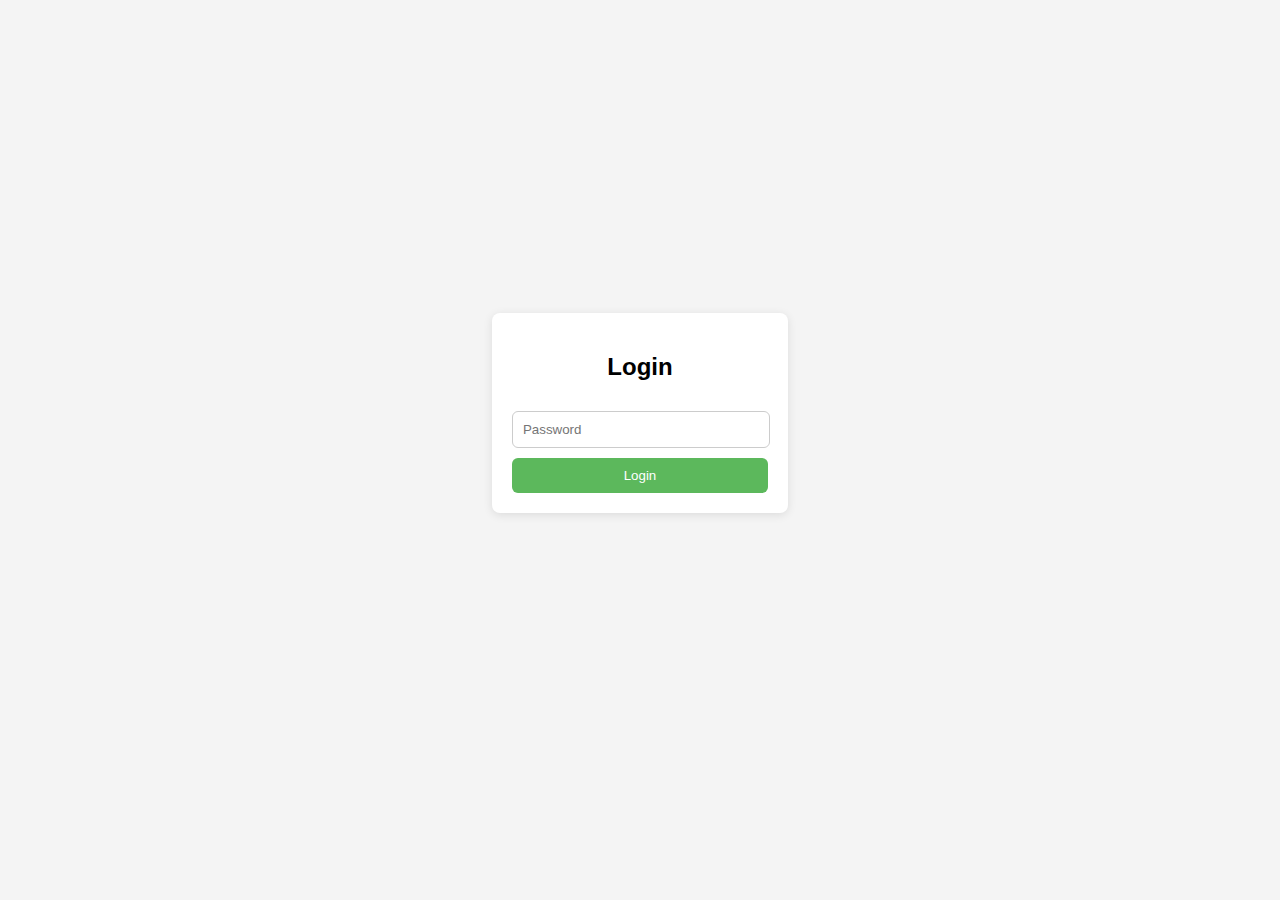
<file: index.html>
<!DOCTYPE html>
<html lang="en">
  <head>
    <title>Login</title>
    <meta charset="UTF-8">
    <meta name="viewport" content="width=device-width, initial-scale=1">
  </head>
  <body>
  <script src="js/redirectToAuth.js">
  </script>
  </body>
</html>
</file>
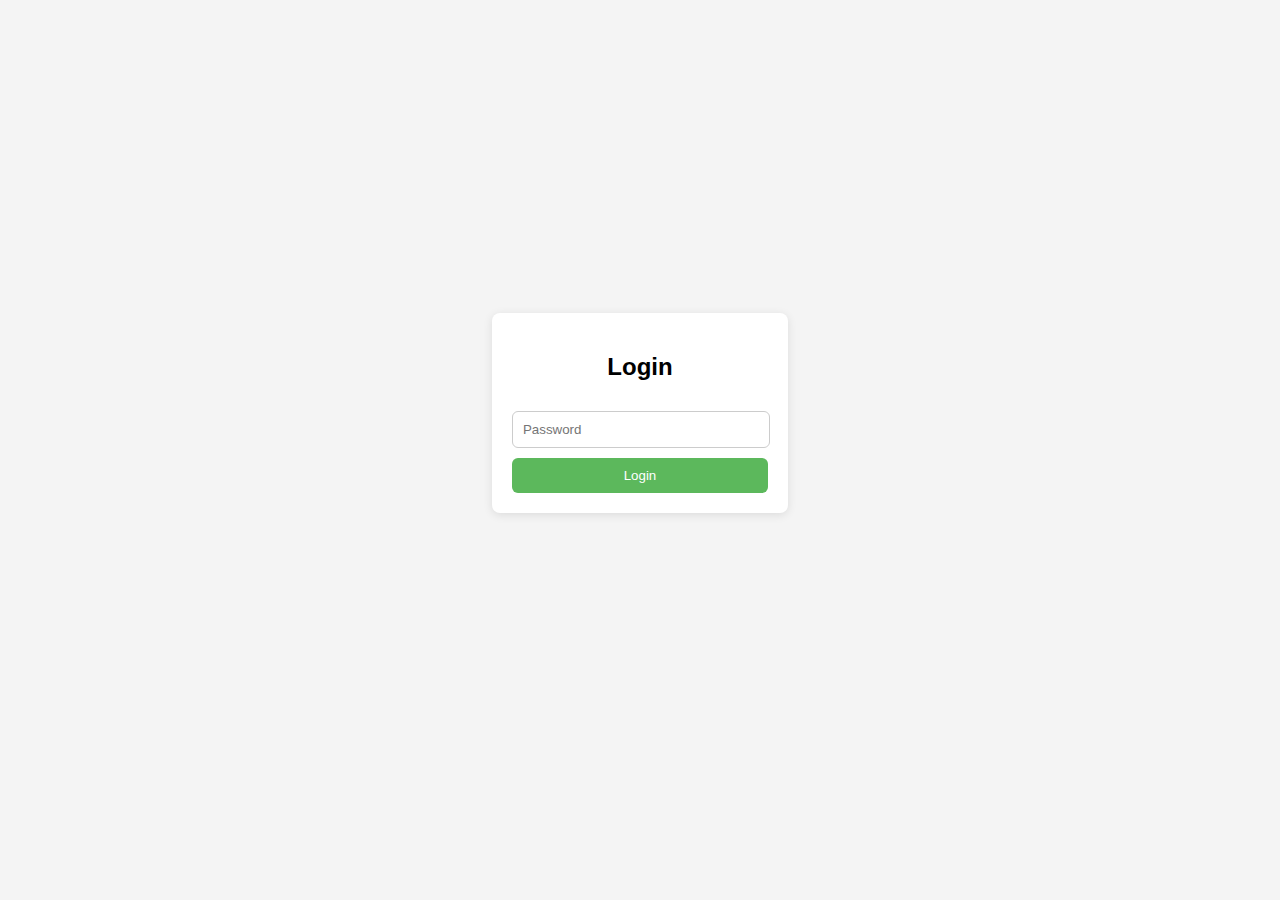
<file: auth.html>
<!DOCTYPE html>
<html lang="en">
<head>
    <meta charset="UTF-8">
    <meta name="viewport" content="width=device-width, initial-scale=1.0">
    <title>Login Page</title>
    <link rel="stylesheet" href="css/auth.css">
</head>
<body>
    <div class="login-container">
        <h2>Login</h2>
        <p id="incorrectPasswordMessage"></p>
        <input type="text" id="password" placeholder="Password" required>
        <button onclick="checkPass()">Login</button>
    </div>
    <audio id="errorSound" src="audio/incorrectPassword.mp3" preload="auto"></audio>
    <script src="js/checkPass.js">
    </script>
</body>
</html>
</file>
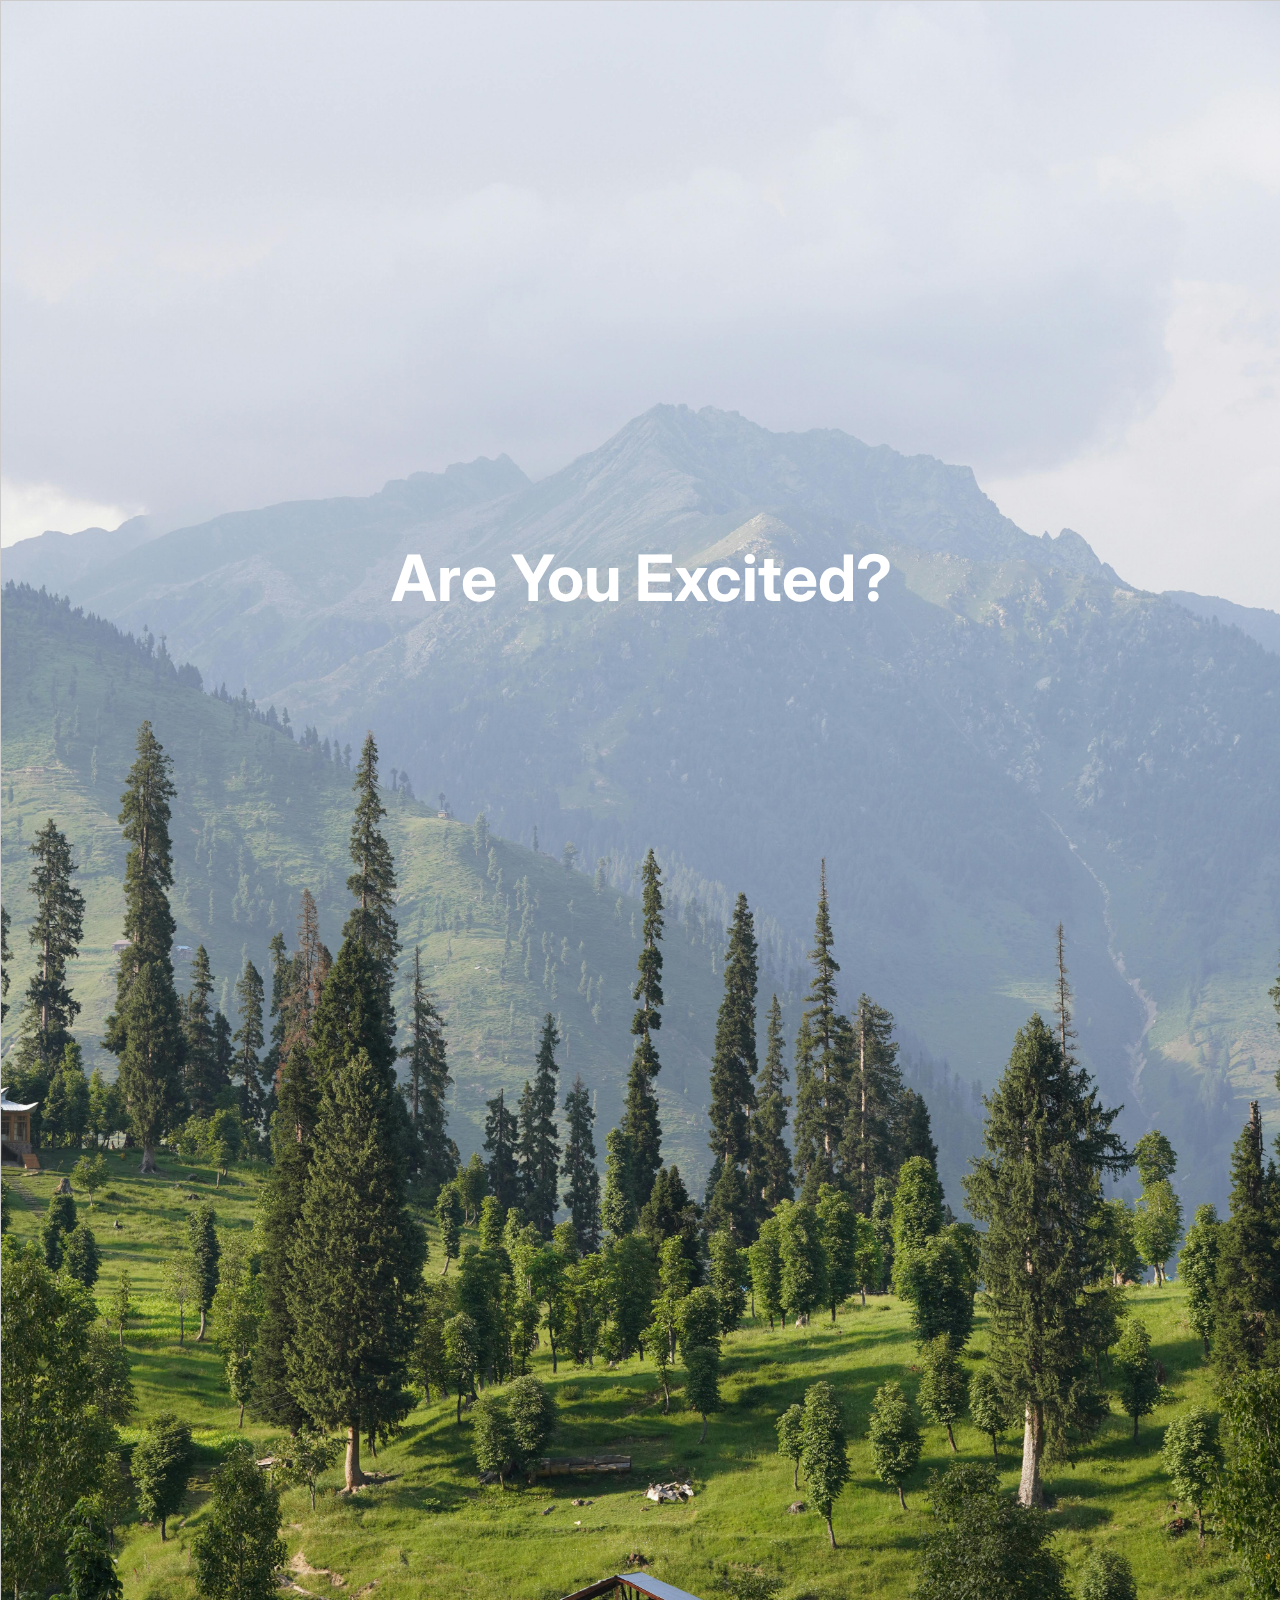
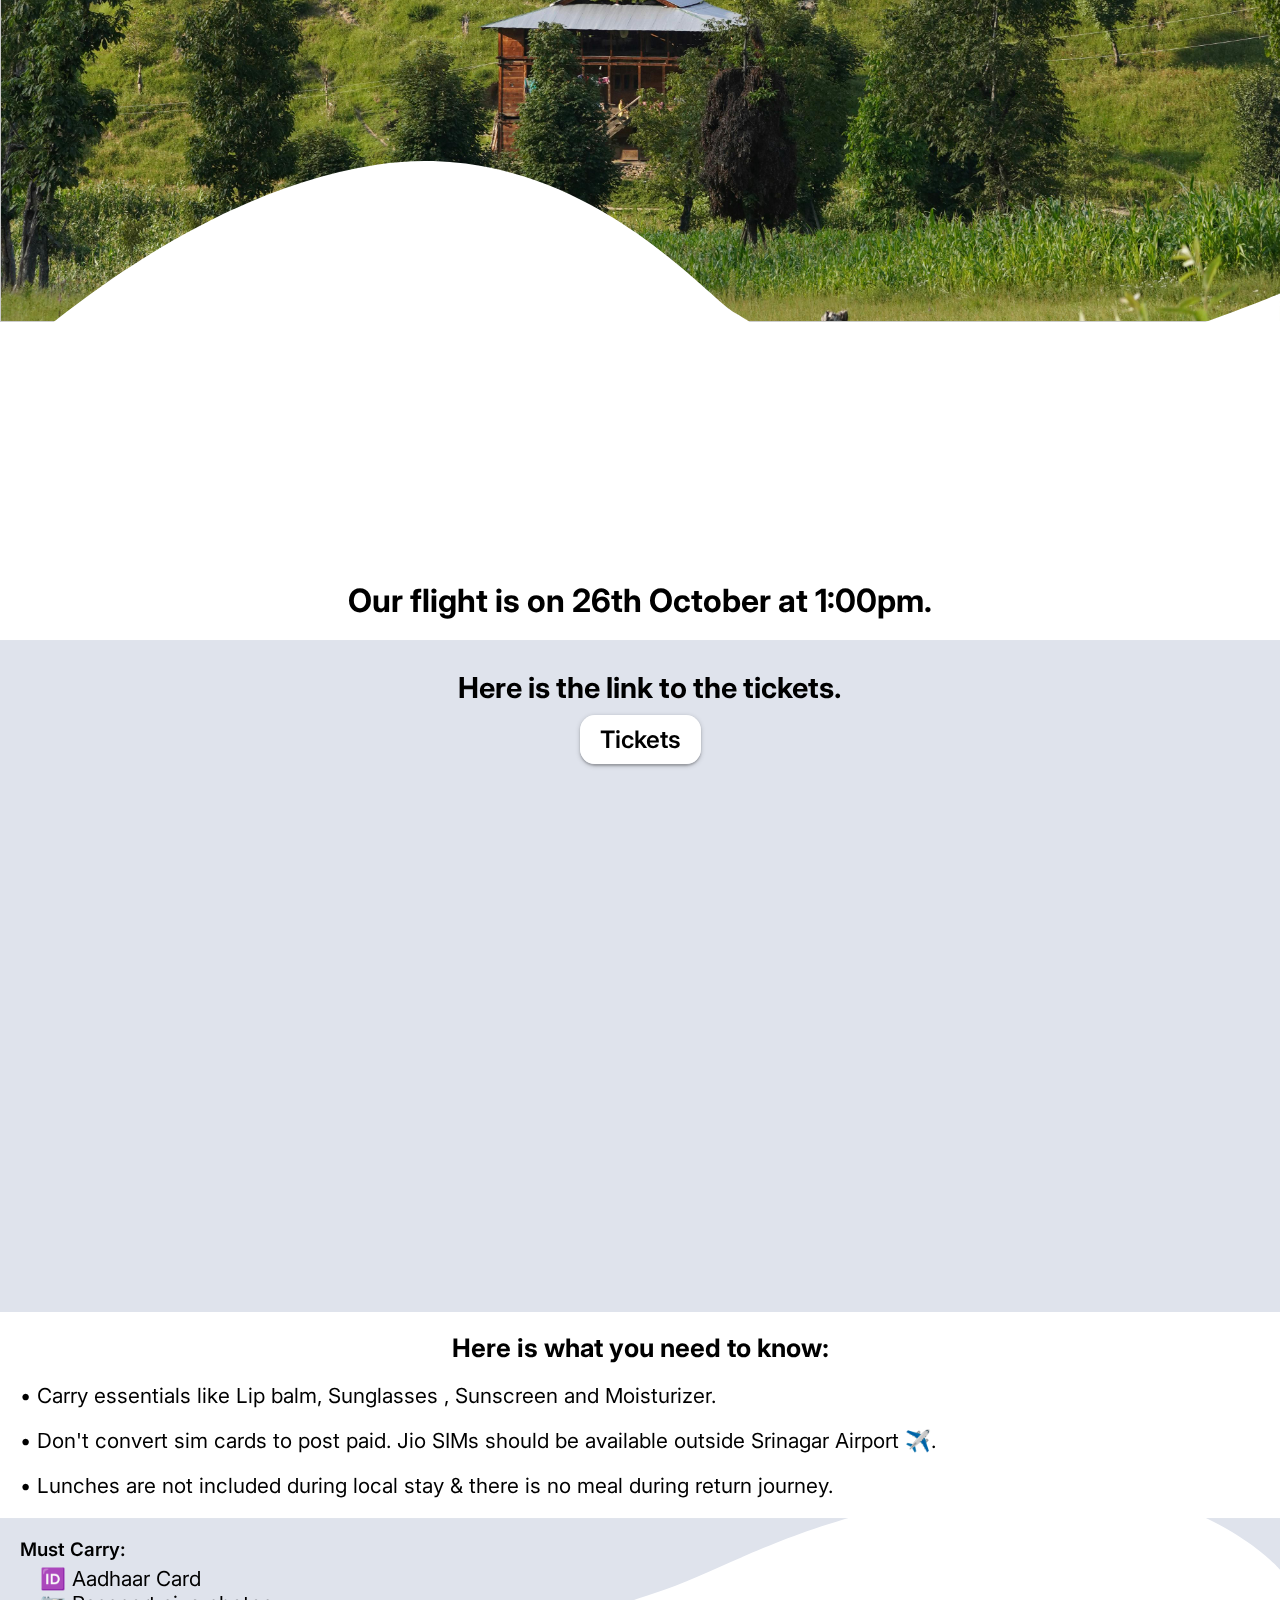
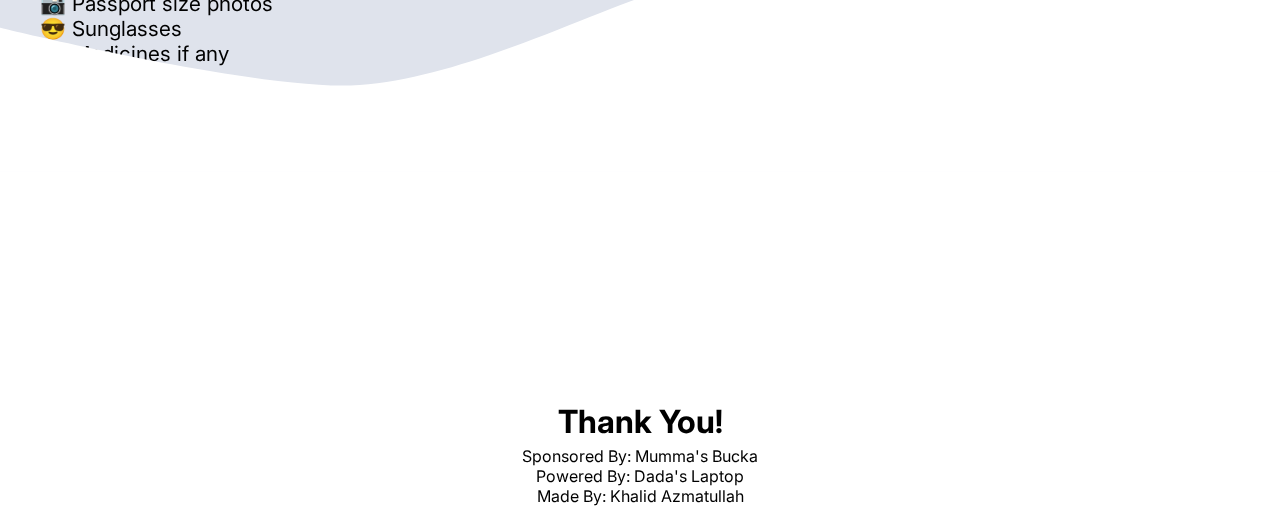
<file: beforeTrip.html>
<!DOCTYPE html>
<html lang="en">
  <head>
    <title></title>
    <meta charset="UTF-8">
    <meta name="viewport" content="width=device-width, initial-scale=1">
    <link href="css/beforeTripTest.css" rel="stylesheet">
    <link rel="preconnect" href="https://fonts.googleapis.com">
    <link rel="preconnect" href="https://fonts.gstatic.com" crossorigin>
    <link href="https://fonts.googleapis.com/css2?family=Inter:ital,opsz,wght@0,14..32,100..900;1,14..32,100..900&display=swap" rel="stylesheet">
  </head>
  <body>
    <div class="headerImg">
      <img src="image/kashmir.jpg" alt="kashmir-valley-pic">
      <h1 class="overlayText">Are You Excited?</h1>
    </div>
    <div class="scrollPart">
      <div class="headDivider">
        <img src="image/divider.svg" alt="divider">
      </div>
      <div class="headerBottom">
      
        Our flight is on 26th October at 1:00pm.
      </div>
      <div class="bodyStart">
        <h2 class="ticketHeader">Here is the link to the tickets.</h2>
        <a href="https://khalid-azmatullah.github.io/kashmir/flightTickets.html">Tickets</a>

      </div>
      <div class="toKnowList">
        <h2 class="tklTitle">Here is what you need to know:</h2>
        <br>
        <ul>
          <li> Carry essentials like Lip balm, Sunglasses , Sunscreen and Moisturizer.</li>
          <br>
          <li> Don't convert sim cards to post paid. Jio SIMs should be available outside Srinagar Airport ✈️.</li>
          <br>
          <li> Lunches are not included during local stay & there is no meal during return journey.</li>
          <br>

        </ul>
        <div class="mustCarry">
          <h3>Must Carry:</h3>
          <ul>
            <li class="aadharCardLine"> Aadhaar Card</li>
            <li class="photoLine"> Passport size photos</li>
            <li class="sunglassLine"> Sunglasses</li>
            <li class="medicineLine"> Medicines if any</li>
            <li class="cockroachLine"> Cockroaches</li>
          </ul>
        </div>

      </div>
      <div class="dividerFooter">
        <img src="image/dividerFooter.svg" alt="divider">
        <h1>Thank You!</h1>
        <div class="ack">
          <p>Sponsored By: Mumma's Bucka</p>
          <p>Powered By: Dada's Laptop</p>
          <p>Made By: Khalid Azmatullah</p>
        </div>
      </div>
    </div>
    <script src="js/beforeTrip.js"></script>
  </body>
</html>
</file>
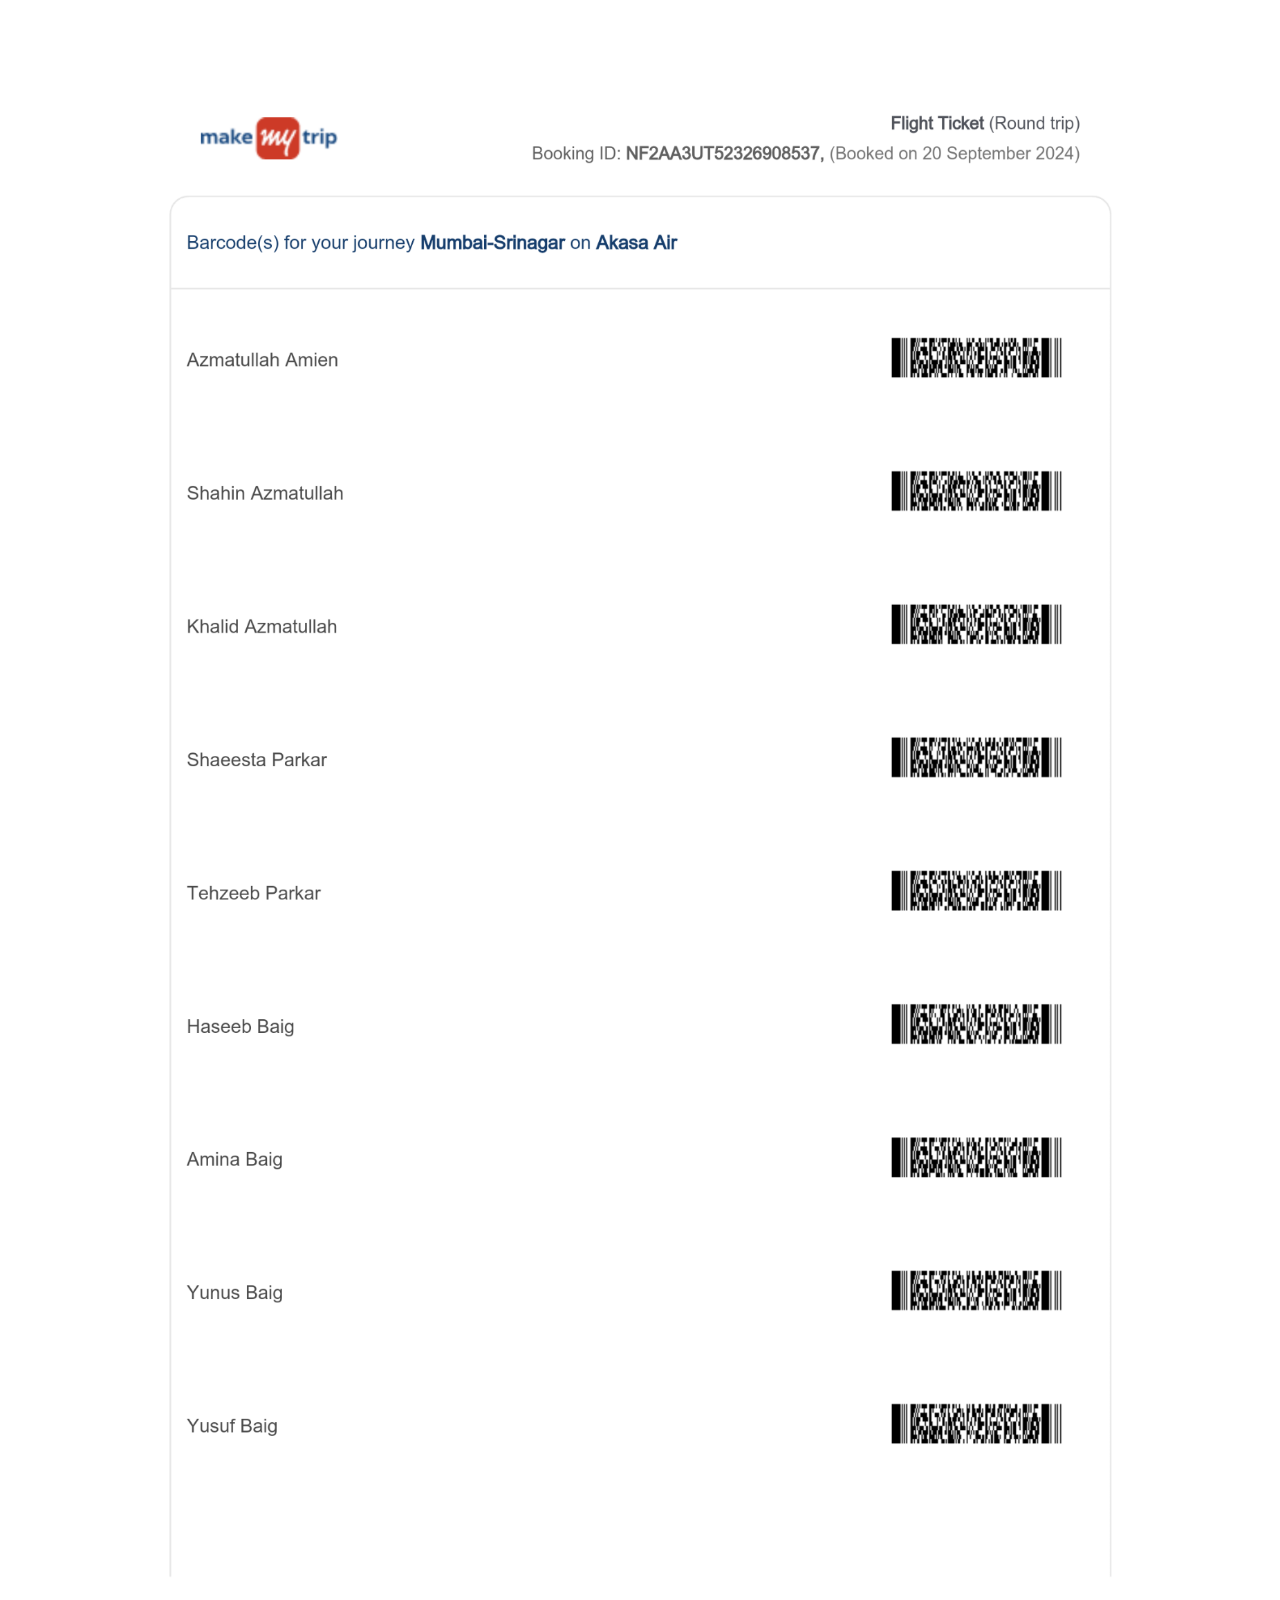
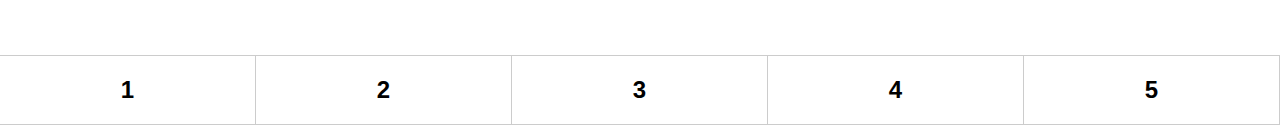
<file: flightTickets.html>
<!DOCTYPE html>
<html lang="en">
<head>
    <meta charset="UTF-8">
    <meta name="viewport" content="width=device-width, initial-scale=1.0">
    <link rel="stylesheet" href="css/flightTickets.css">
    <title>Flight Tickets</title>
    <script defer src="js/flightTickets.js"></script>
</head>
<body>
    <main>
    <div class="container">
        <div class="page pageOne">
            <img src="docs/page.png" alt="page1">
        </div>
        <div class="page pageTwo">
            <img src="docs/page2.png" alt="page2">
        </div>
        <div class="page pageThree">
            <img src="docs/page3.png" alt="page3">
        </div>
        <div class="page pageFour">
            <img src="docs/page4.png" alt="page4">
        </div>
        <div class="page pageFive">
            <img src="docs/page5.png" alt="page5">
        </div>
    </div>
    <div class="pageCounter">
        <section class="one">1</section>
        <section class="two">2</section>
        <section class="three">3</section>
        <section class="four">4</section>
        <section class="five">5</section>
    </div>
    </main>
</body>
</html>
</file>
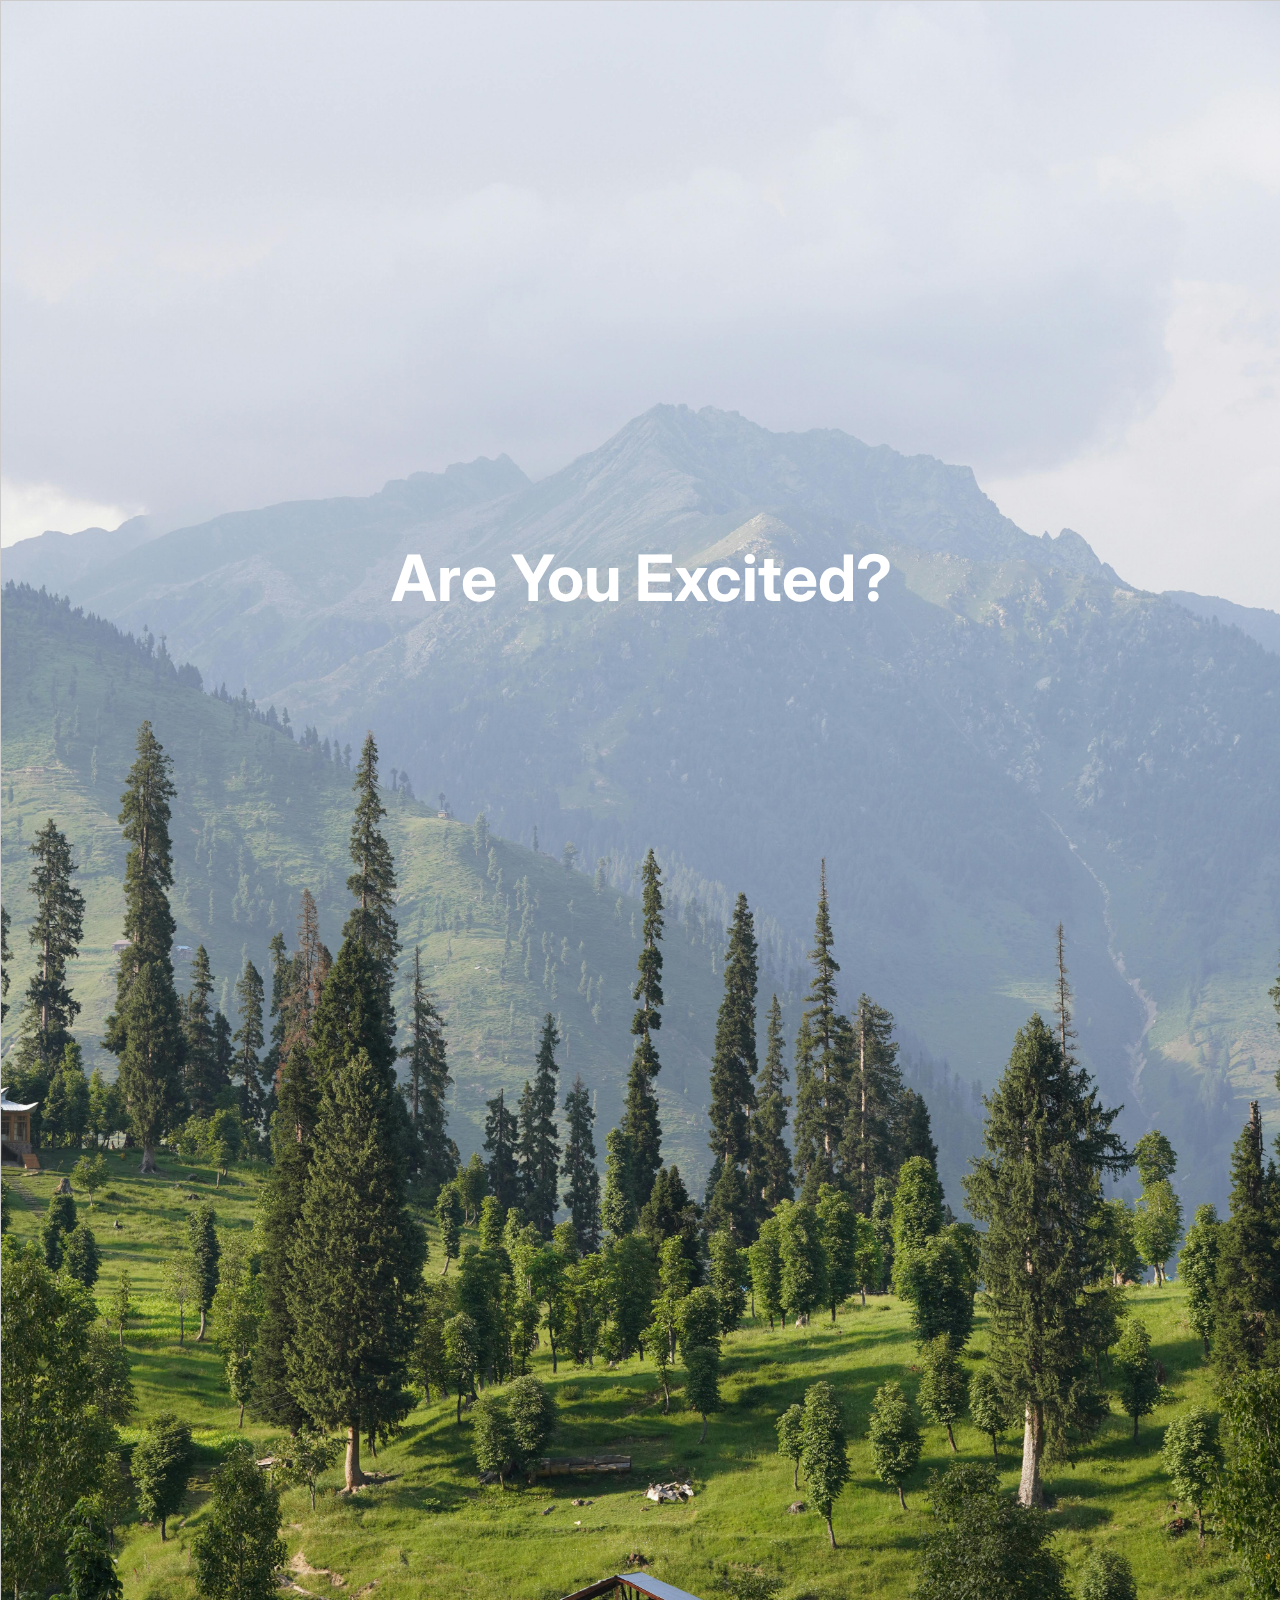
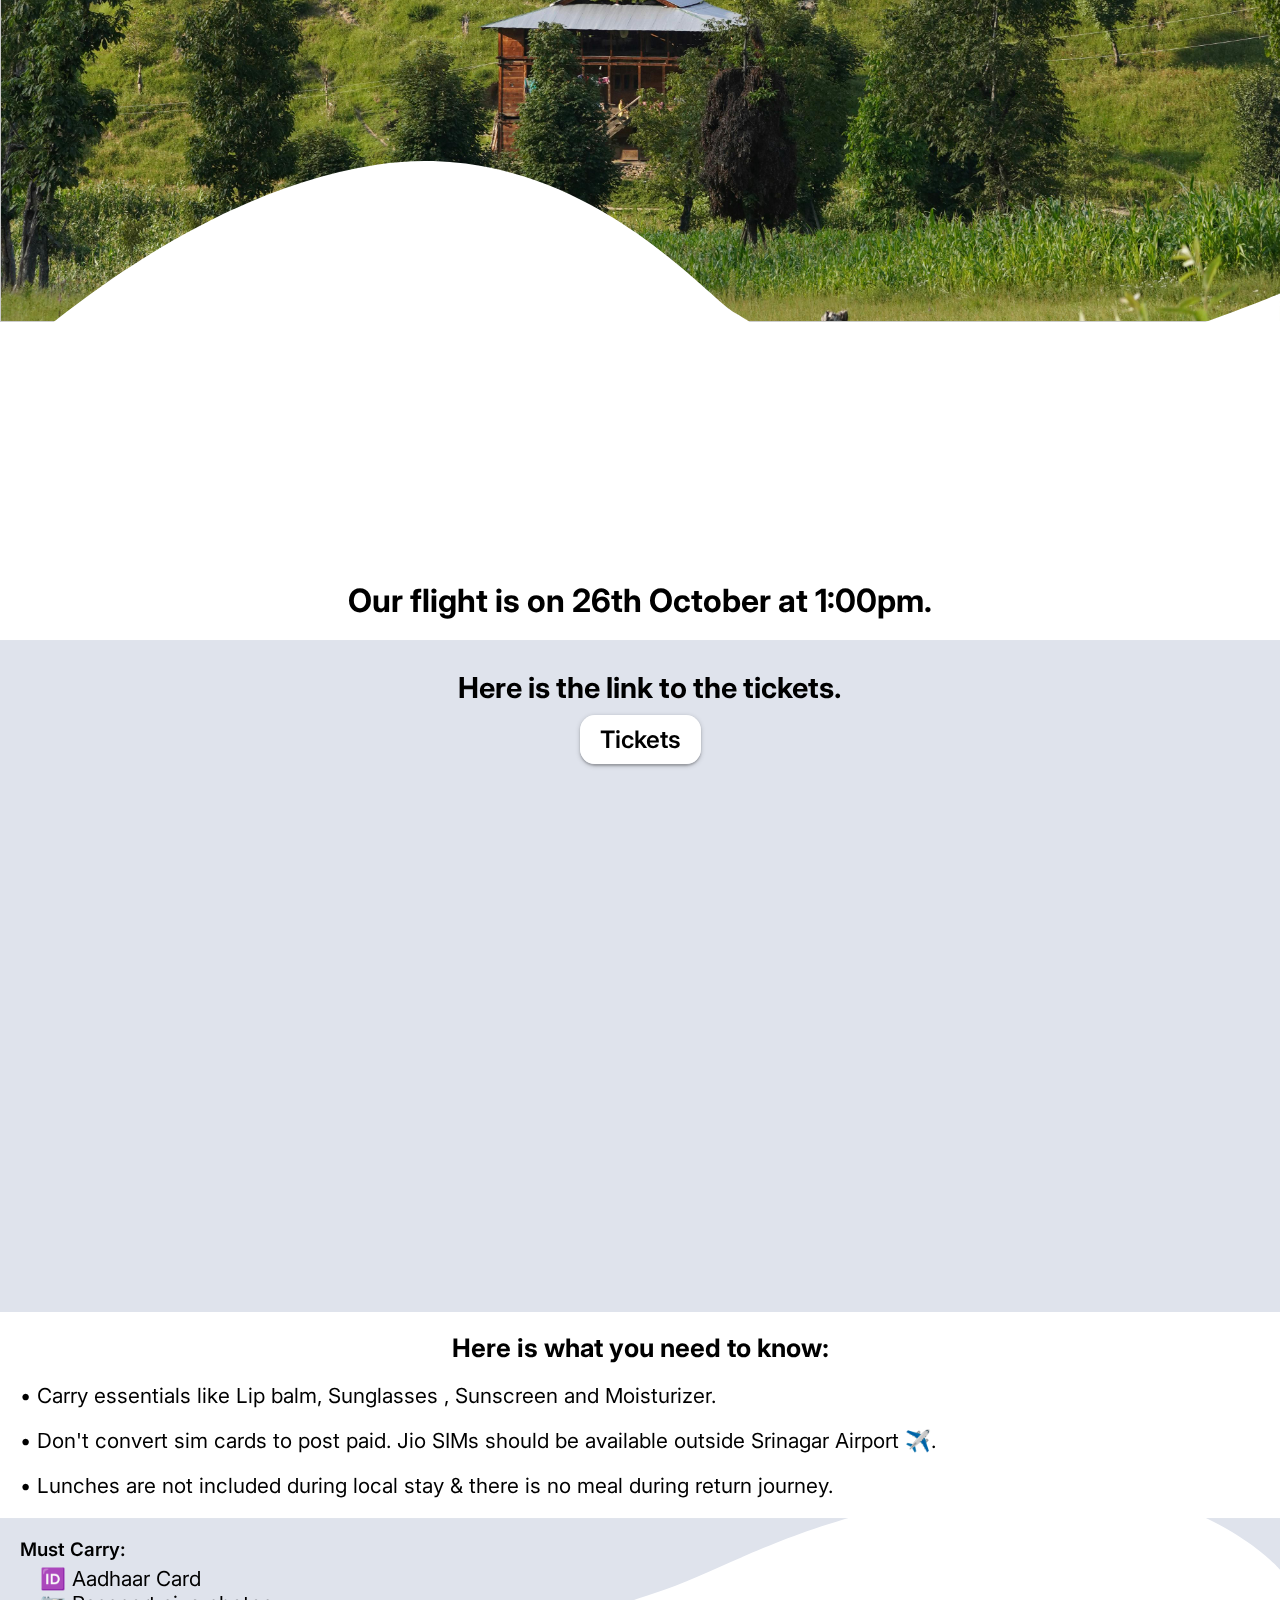
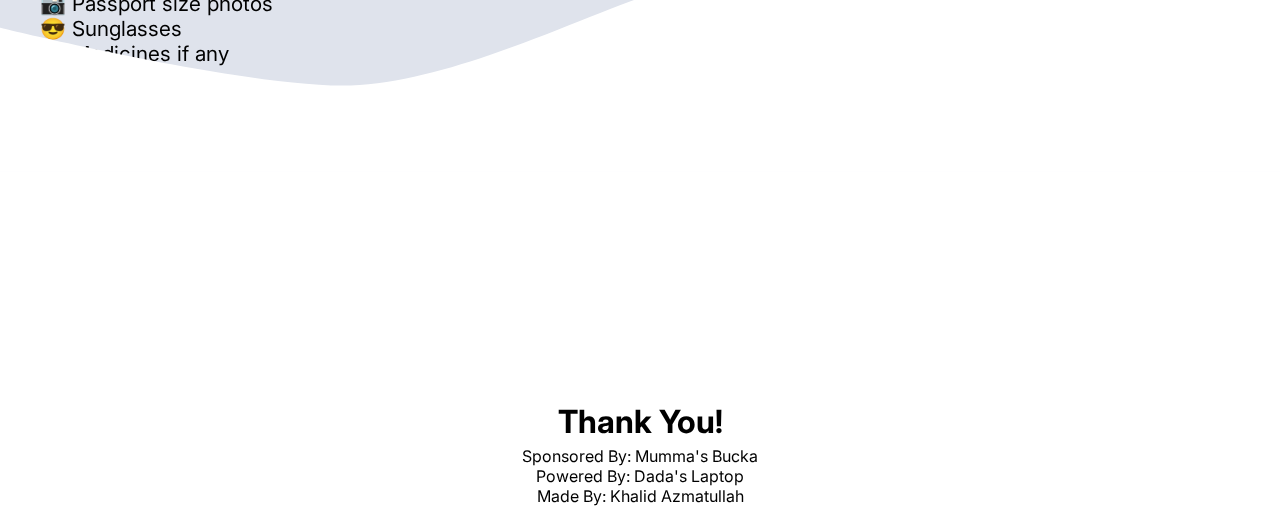
<file: redirect.html>
<!DOCTYPE html>
<html lang="en">
<head>
    <meta charset="UTF-8">
    <meta name="viewport" content="width=device-width, initial-scale=1.0">
    <title>Dashboard</title>
    <link rel="stylesheet" href="css/redirect.css">
</head>
<body>
    <h1>Loading...</h1>
    <script src="js/redirect.js"></script>
</body>
</html>
</file>
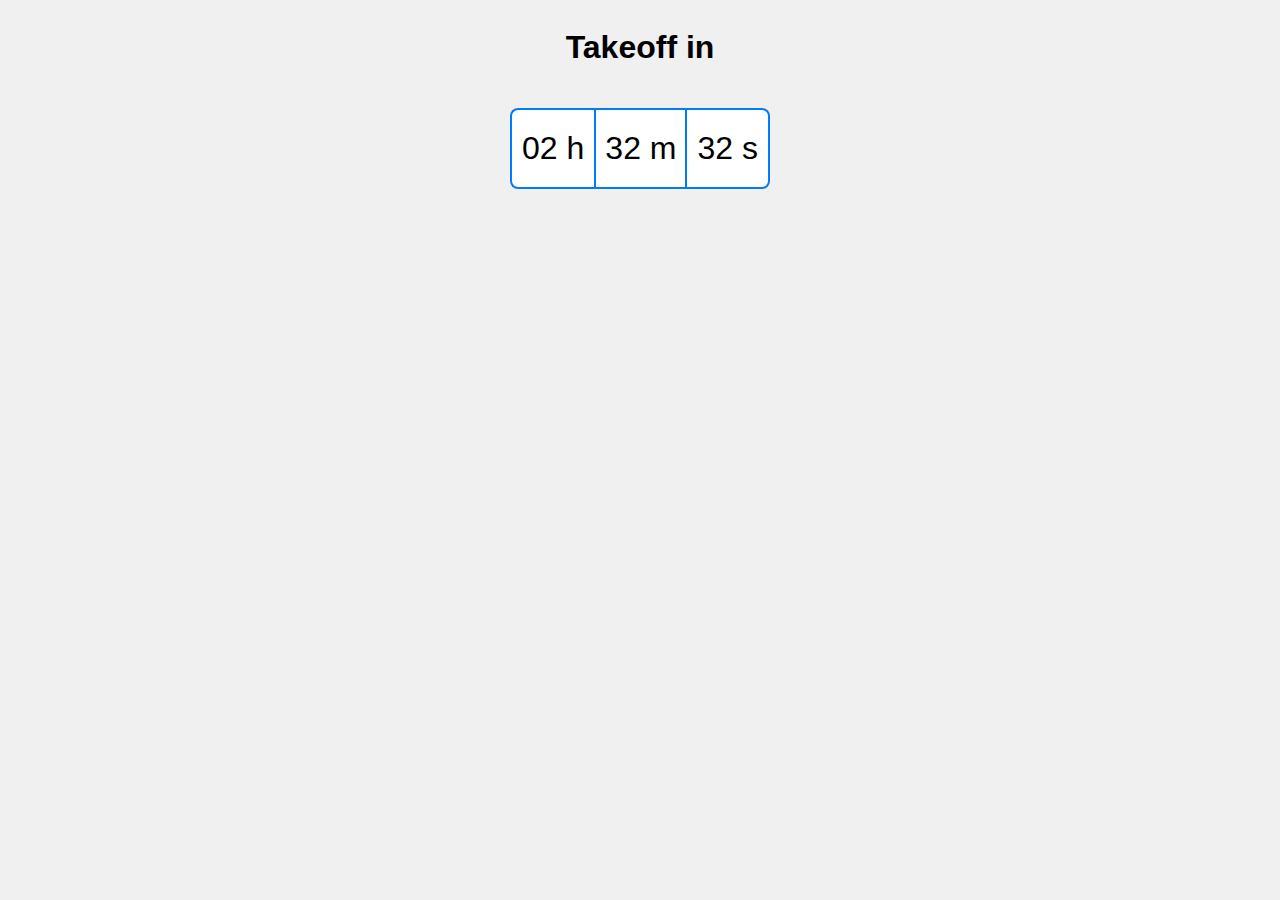
<file: trial.html>
<!DOCTYPE html>
<html lang="en">
<head>
    <meta charset="UTF-8">
    <meta name="viewport" content="width=device-width, initial-scale=1.0">
    <title>Countdown Timer</title>
    <link rel="stylesheet" href="style.css">
</head>
<body>
    <div class="timerContainer">
        <h1>Takeoff in</h1>
        <div class="timerRow"> 
          <div id="timerHour" class="timerHour">00</div>
          <div id="timerMinute" class="timerMinute">00</div>
          <div id="timerSecond" class="timerSecond">00</div>
        </div>
    </div>
    <script src="script.js"></script>
</body>
</html>
</file>
<file: css/auth.css>
body {
  font-family: Arial, Helvetica, sans-serif;
  display: flex;
  justify-content: center;
  align-items: center;
  height: 90vh;
  background-color: #f4f4f4;
}
.login-container {
  background-color: white;
  padding: 20px;
  border-radius: 8px;
  box-shadow: 0 2px 10px rgba(0, 0, 0, 0.1);
  text-align: center;
}
input[type="text"] {
  padding: 10px;
  margin: 10px 0;
  width: 92%;
  border: 1px solid #ccc;
  border-radius: 6px;
}
button {
  padding: 10px;
  width: 100%;
  border: none;
  background-color: #5cb85c;
  color: white;
  border-radius: 6px;
  cursor: pointer;
}
button:hover {
  background-color: #4cae4c;
}

#incorrectPasswordMessage {
  color: red;
  margin: 0px;

}

@keyframes vibrate{
  
  15% {
    transform: translateX(6px);
  }
  20% {
      transform: translateX(-6px);
  }
  25% {
    transform: translateX(6px);
  }
  30% {
      transform: translateX(-6px);
  }
  35% {
    transform: translateX(6px);
  }
  40% {
      transform: translateX(-6px);
  }
}

.incorrectAnimation {
  animation: vibrate 1000ms;
}
</file>
<file: css/beforeTripTest.css>
* {
  margin: 0px;
  margin-top: 0px;
  padding: 0px;
  margin-bottom: 0px;
}
body {
  overflow-x: hidden;
  font-family: "Inter",Arial, Helvetica, sans-serif;
}



.headerImg {
  display: flex;
  align-items: center;
  justify-content: center;
  position: relative;
  width: 100vw;
  height: calc(1.5 * 100vw);
  border: 1px solid #ccc;
  margin: 0px;
}
.headerImg img {
  width: 100vw;
  height: calc(1.5 * 100vw);
  object-fit: cover;
  position: fixed;
}
.overlayText {
  text-align: center;
  position: absolute;
  top: 30%;
  left: 50%;
  font-size: 4rem;
  transform: translate(-50%, -50%);
  color: white;
  font-weight: 700;
  padding: 10px;
}



.scrollPart {
  position: relative;
  transform: translateY(-10%);
}


.headDivider img {
  width: 100vw;
  margin-bottom: 0px;
}
.headDivider {
  margin-bottom: 0px;
  height: calc(0.32 * 100vw);
}
.headerBottom {
  margin-top: 0px;
  text-align: center;
  font-size: 2rem;
  font-weight: 700;
  background-color: white;
  width: 100vw;
  padding-top: 10px;
  padding-bottom: 20px;
}



.bodyStart {
  background-color: #DFE3EC;
  text-align: center;
  height: calc(0.525 * 100vw);
}
.bodyStart a {
  background-color: white;
  padding-left: 20px;
  font-weight: 600;
  padding-top: 10px;
  padding-bottom: 10px;
  padding-right: 20px;
  text-decoration: none;
  font-size: 1.5rem;
  color: #000;
  border-radius: 15px;
  box-shadow: 0 1px 2px 0 rgba(0, 0, 0, 0.2), 0 1.5px 5px 0 rgba(0, 0, 0, 0.19);
}
.bodyStart a:hover {
  background-color: hsl(0, 0%, 95%);
}
.ticketHeader {
  padding-top: 30px;
  font-size: 1.8rem;
  margin-bottom: 20px;
  padding-left: 20px;
}





.toKnowList li::before {
  content: "•";
}

.toKnowList li {
  font-size: 1.3rem;
  padding-left: 20px;
}
.toKnowList li ul {
  list-style: none;
}

.toKnowList li li::before {
  content: "";
}

.aadharCardLine::before {
  content: "🆔" !important;
}

.photoLine::before {
  content: "📷" !important;
}

.sunglassLine::before {
  content: "😎" !important;
}

.medicineLine::before {
  content: "💊" !important;
}

.cockroachLine::before {
  content: "🪳" !important;
}

.toKnowList {
  background-color: #fff;
}

.tklTitle {
  text-align: center;
  padding-top: 20px;
  font-size: 1.6rem;
}

.mustCarry {
  padding-top: 20px;
  padding-left: 20px;
  background-color: #DFE3EC;
  padding-bottom: 80px;
}

.mustCarry h3 {
  font-weight: 600;
  padding-bottom: 5px;
}

.mustCarry li {
  list-style-type: none;
}


.dividerFooter img {
  width: 100vw;
  transform: translateY(-100%);
}
.dividerFooter{
  position: absolute;
  text-align: center;
  padding-bottom: 10px;
}

.dividerFooter h1 {
  margin-top: -90px;
  background-color: white;
  padding-top: 20px;
  padding-bottom: 5px;
  text-align: center;
}
</file>
<file: css/flightTickets.css>
* {
  margin: 0;
  padding: 0;
  box-sizing: border-box;
  font-family: Arial, Helvetica, sans-serif;

}

:root {
  --max-height: calc(1.29 *100vw)
}

.container {
  display: flex;
  justify-items: center;
  flex-direction: row;
  scroll-snap-type: x mandatory;
  overflow-x: scroll;
  width: 100vw;
}

img {
  width: 100vw;
  max-height: var(--max-height);
}

div {
  scroll-snap-align: center;
}

.pageOne {
  width: 100vw;
}
.pageTwo {
  width: 100vw;
}
.pageThree {
  width: 100vw;
}
.pageFour {
  width: 100vw;
}
.pageFive {
  width: 100vw;
}


.pageCounter {
  display: flex;
  justify-items: center;
  flex-direction: row;
}

.pageCounter section {
  width: calc(100vw/5);
  text-align: center;
  padding-top: 20px;
  padding-bottom: 20px;
  font-size: 1.5rem;
  font-weight: 600;
  border-right: 1px solid #ccc;
  border-top: 1px solid #ccc;
  border-bottom: 1px solid #ccc;
}

.active {
  background-color: rgba(45, 125, 255, 0.2);
  font-weight: 700;
}
</file>
<file: css/redirect.css>
h1 {
  text-align: center;
  font-family: Arial, Helvetica, sans-serif;
  display: flex;
  justify-content: center;
  align-items: center;
  height: 90vh;
}
</file>
<file: style.css>
* {
  padding-left: 0px;
}

body {
  display: flex;
  align-items: center;
  justify-content: center;
  background-color: #f0f0f0;
  font-family: Arial, sans-serif;
}

.timerContainer {
  display: flex;
  align-items: center;
  flex-direction: column;
}

.timerHour {
  padding-left: 10px;
  font-size: 2rem;
  margin-top: 20px;
  padding-top: 20px;
  padding-bottom: 20px;
  border: 2px solid #007bff;
  border-right: none;
  border-bottom-left-radius: 8px;
  border-top-left-radius: 8px;
  background-color: #fff;
  padding-right: 10px;
}


.timerMinute {
  font-size: 2rem;
  margin-top: 20px;
  padding-top: 20px;
  padding-bottom: 20px;
  border: 2px solid #007bff;
  background-color: #fff;
  padding-left: 9px;
  padding-right: 9px;
}

.timerSecond {
  padding-left: 10px;
  font-size: 2rem;
  margin-top: 20px;
  padding-top: 20px;
  padding-bottom: 20px;
  border: 2px solid #007bff;
  border-bottom-right-radius: 8px;
  border-top-right-radius: 8px;
  background-color: #fff;
  padding-right: 10px;
  border-left: none;
}

.timerRow {
  display: flex;
  justify-content: center;
}
</file>
